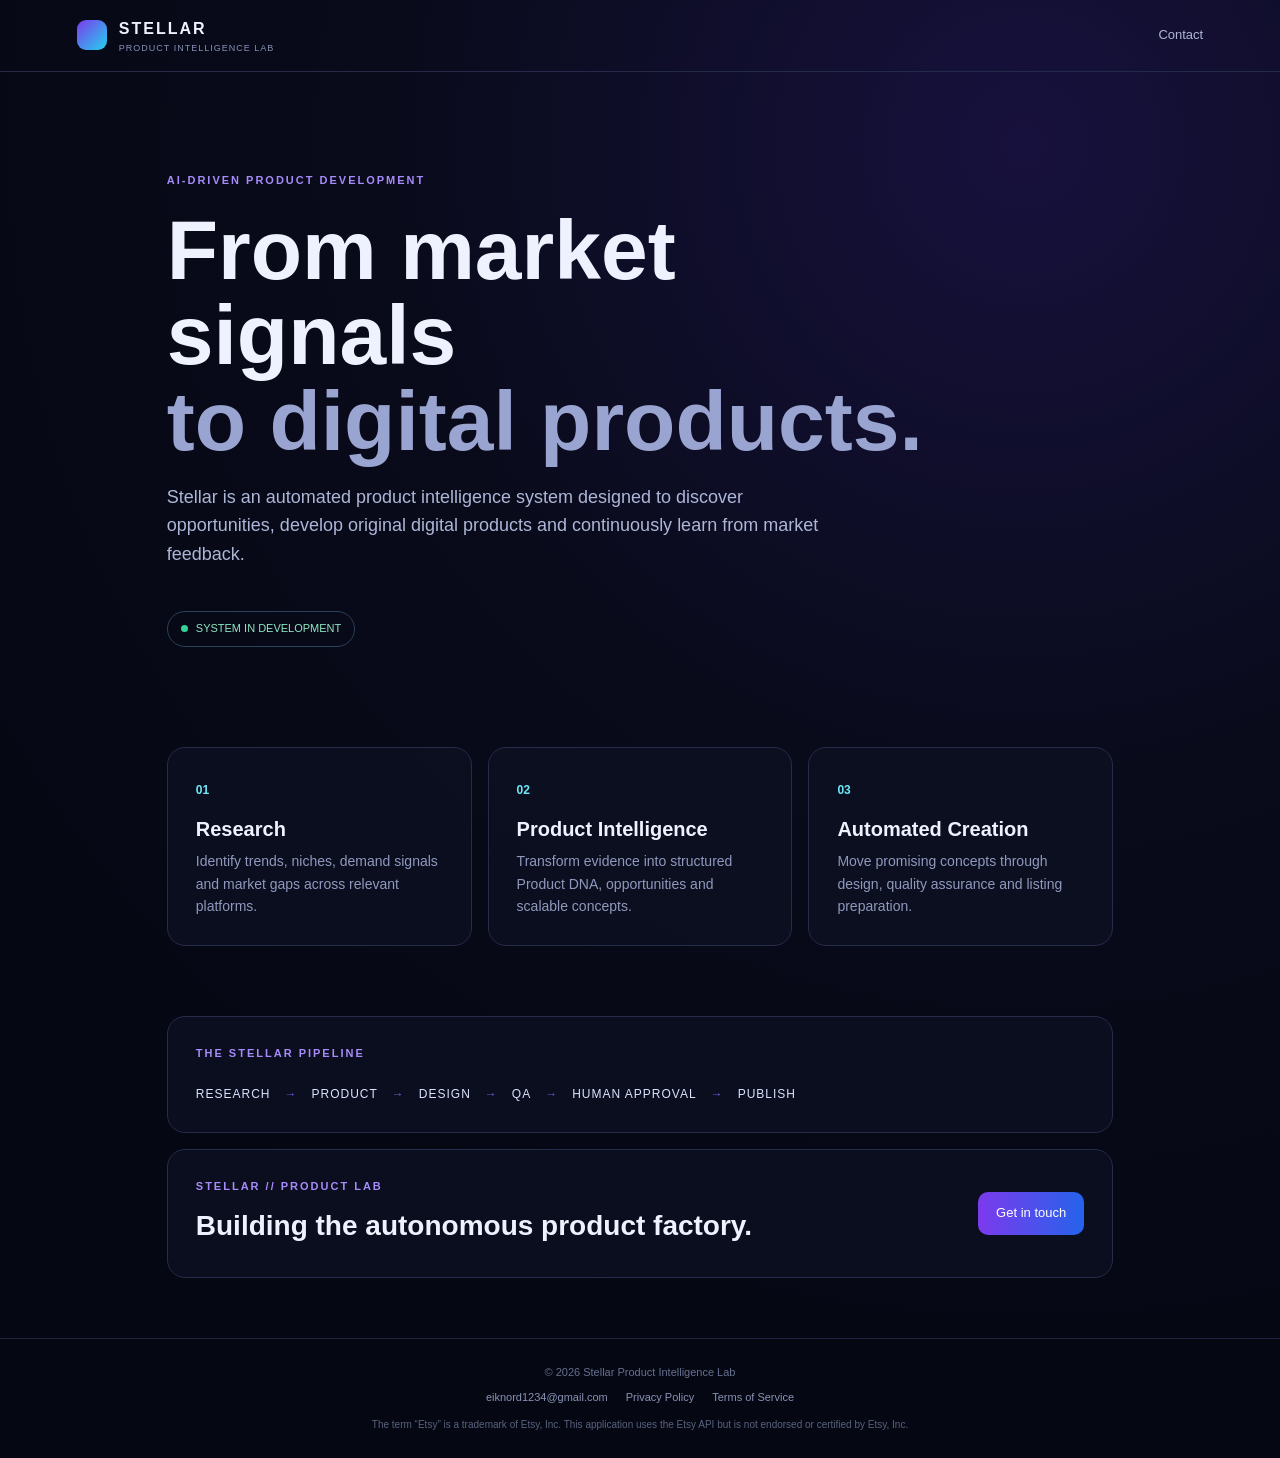
<file: index.html>
<!doctype html>
<html lang="en">
<head>
  <meta charset="utf-8">
  <meta name="viewport" content="width=device-width, initial-scale=1">
  <title>STELLAR — Product Intelligence Lab</title>
  <meta name="description" content="Stellar is an AI-driven product intelligence lab for discovering and developing original digital products.">
  <link rel="stylesheet" href="style.css">
</head>
<body>
  <header class="nav">
    <div class="brand"><span class="logo"></span><div><strong>STELLAR</strong><small>PRODUCT INTELLIGENCE LAB</small></div></div>
    <a href="#contact">Contact</a>
  </header>

  <main>
    <section class="hero">
      <div class="eyebrow">AI-DRIVEN PRODUCT DEVELOPMENT</div>
      <h1>From market signals<br><span>to digital products.</span></h1>
      <p>Stellar is an automated product intelligence system designed to discover opportunities, develop original digital products and continuously learn from market feedback.</p>
      <div class="status"><span></span> SYSTEM IN DEVELOPMENT</div>
    </section>

    <section class="grid">
      <article><b>01</b><h2>Research</h2><p>Identify trends, niches, demand signals and market gaps across relevant platforms.</p></article>
      <article><b>02</b><h2>Product Intelligence</h2><p>Transform evidence into structured Product DNA, opportunities and scalable concepts.</p></article>
      <article><b>03</b><h2>Automated Creation</h2><p>Move promising concepts through design, quality assurance and listing preparation.</p></article>
    </section>

    <section class="pipeline">
      <div class="eyebrow">THE STELLAR PIPELINE</div>
      <div class="flow"><span>RESEARCH</span><i>→</i><span>PRODUCT</span><i>→</i><span>DESIGN</span><i>→</i><span>QA</span><i>→</i><span>HUMAN APPROVAL</span><i>→</i><span>PUBLISH</span></div>
    </section>

    <section id="contact" class="contact">
      <div><div class="eyebrow">STELLAR // PRODUCT LAB</div><h2>Building the autonomous product factory.</h2></div>
      <a class="button" href="mailto:eiknord1234@gmail.com">Get in touch</a>
    </section>
  </main>

  <footer>
  <div>© 2026 Stellar Product Intelligence Lab</div>
  <div class="footer-links">
    <a href="mailto:eiknord1234@gmail.com">eiknord1234@gmail.com</a>
    <a href="privacy.html">Privacy Policy</a>
    <a href="terms.html">Terms of Service</a>
  </div>
  <div class="etsy-note">The term “Etsy” is a trademark of Etsy, Inc. This application uses the Etsy API but is not endorsed or certified by Etsy, Inc.</div>
</footer>
</body>
</html>
</file>
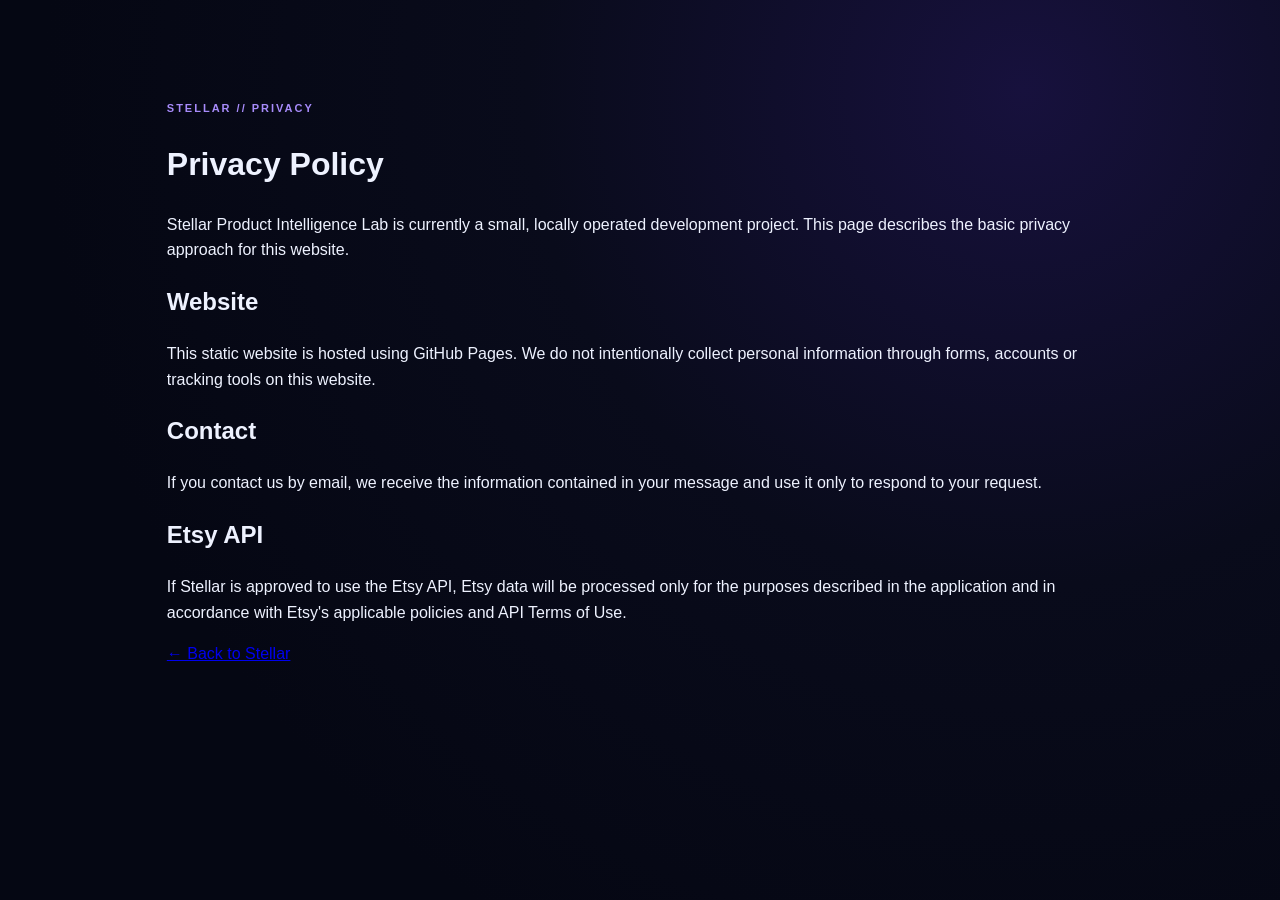
<file: privacy.html>
<!doctype html>
<html lang="en"><head><meta charset="utf-8"><meta name="viewport" content="width=device-width, initial-scale=1"><title>STELLAR — Privacy Policy</title><link rel="stylesheet" href="style.css"></head><body><main><div class="eyebrow">STELLAR // PRIVACY</div><h1>Privacy Policy</h1><p>Stellar Product Intelligence Lab is currently a small, locally operated development project. This page describes the basic privacy approach for this website.</p><h2>Website</h2><p>This static website is hosted using GitHub Pages. We do not intentionally collect personal information through forms, accounts or tracking tools on this website.</p><h2>Contact</h2><p>If you contact us by email, we receive the information contained in your message and use it only to respond to your request.</p><h2>Etsy API</h2><p>If Stellar is approved to use the Etsy API, Etsy data will be processed only for the purposes described in the application and in accordance with Etsy's applicable policies and API Terms of Use.</p><p><a href="index.html">← Back to Stellar</a></p></main></body></html>
</file>
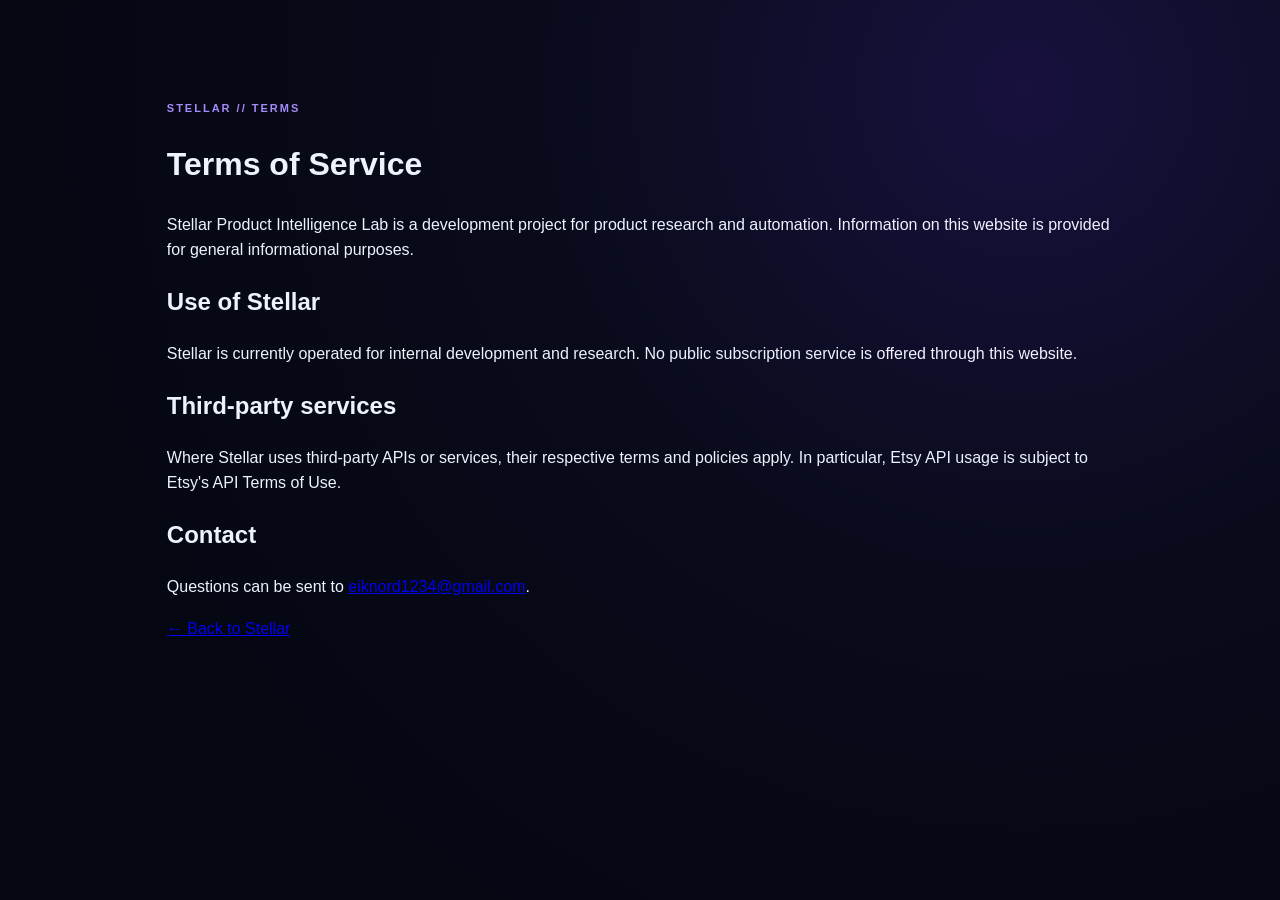
<file: terms.html>
<!doctype html>
<html lang="en"><head><meta charset="utf-8"><meta name="viewport" content="width=device-width, initial-scale=1"><title>STELLAR — Terms of Service</title><link rel="stylesheet" href="style.css"></head><body><main><div class="eyebrow">STELLAR // TERMS</div><h1>Terms of Service</h1><p>Stellar Product Intelligence Lab is a development project for product research and automation. Information on this website is provided for general informational purposes.</p><h2>Use of Stellar</h2><p>Stellar is currently operated for internal development and research. No public subscription service is offered through this website.</p><h2>Third-party services</h2><p>Where Stellar uses third-party APIs or services, their respective terms and policies apply. In particular, Etsy API usage is subject to Etsy's API Terms of Use.</p><h2>Contact</h2><p>Questions can be sent to <a href="mailto:eiknord1234@gmail.com">eiknord1234@gmail.com</a>.</p><p><a href="index.html">← Back to Stellar</a></p></main></body></html>
</file>
<file: style.css>
:root{font-family:Inter,Segoe UI,Arial,sans-serif;color:#eef2ff;background:#050713;line-height:1.6}*{box-sizing:border-box}body{margin:0;background:radial-gradient(circle at 80% 10%,#17113d 0,#090b1b 38%,#050713 75%);min-height:100vh}.nav{height:72px;border-bottom:1px solid #252a49;display:flex;align-items:center;justify-content:space-between;padding:0 6vw}.brand{display:flex;align-items:center;gap:12px}.brand strong{display:block;letter-spacing:2px;font-size:16px}.brand small{display:block;color:#8790b7;font-size:9px;letter-spacing:1px}.logo{width:30px;height:30px;border-radius:9px;background:linear-gradient(135deg,#7c3aed,#22d3ee);display:block}.nav a{color:#aeb6d7;text-decoration:none;font-size:13px}.nav a:hover{color:#fff}main{max-width:1100px;margin:auto;padding:100px 6vw 60px}.eyebrow{color:#a78bfa;font-size:11px;letter-spacing:2px;font-weight:700}.hero{max-width:800px}.hero h1{font-size:clamp(48px,7vw,84px);line-height:1.02;margin:18px 0}.hero h1 span{color:#9aa4d0}.hero p{max-width:680px;color:#aeb6d7;font-size:18px}.status{display:inline-flex;align-items:center;gap:8px;margin-top:24px;border:1px solid #29415a;border-radius:999px;padding:8px 13px;color:#8ee6c2;font-size:11px}.status span{width:7px;height:7px;border-radius:50%;background:#34d399}.grid{display:grid;grid-template-columns:repeat(3,1fr);gap:16px;margin:100px 0 70px}.grid article,.pipeline,.contact{border:1px solid #272c4a;background:rgba(13,16,34,.75);border-radius:18px;padding:28px}.grid b{color:#6ee7f9;font-size:12px}.grid h2{margin:12px 0 5px;font-size:20px}.grid p{margin:0;color:#9099bd;font-size:14px}.pipeline{overflow:auto}.flow{display:flex;align-items:center;gap:14px;min-width:780px;margin-top:22px;color:#dbe3ff;font-size:12px;letter-spacing:1px}.flow i{color:#7357e8;font-style:normal}.contact{margin-top:16px;display:flex;align-items:center;justify-content:space-between;gap:30px}.contact h2{margin:8px 0 0;font-size:28px}.button{background:linear-gradient(90deg,#7c3aed,#2563eb);color:white;text-decoration:none;padding:11px 18px;border-radius:10px;font-size:13px;white-space:nowrap}footer{border-top:1px solid #20243e;color:#66708f;text-align:center;padding:25px 6vw;font-size:11px}.footer-links{display:flex;justify-content:center;gap:18px;flex-wrap:wrap;margin:8px 0}.footer-links a{color:#8993b5;text-decoration:none}.footer-links a:hover{color:#fff}.etsy-note{max-width:850px;margin:10px auto 0;color:#59627e;font-size:10px}@media(max-width:760px){main{padding-top:60px}.grid{grid-template-columns:1fr;margin-top:60px}.contact{display:block}.button{display:inline-block;margin-top:20px}}
</file>
